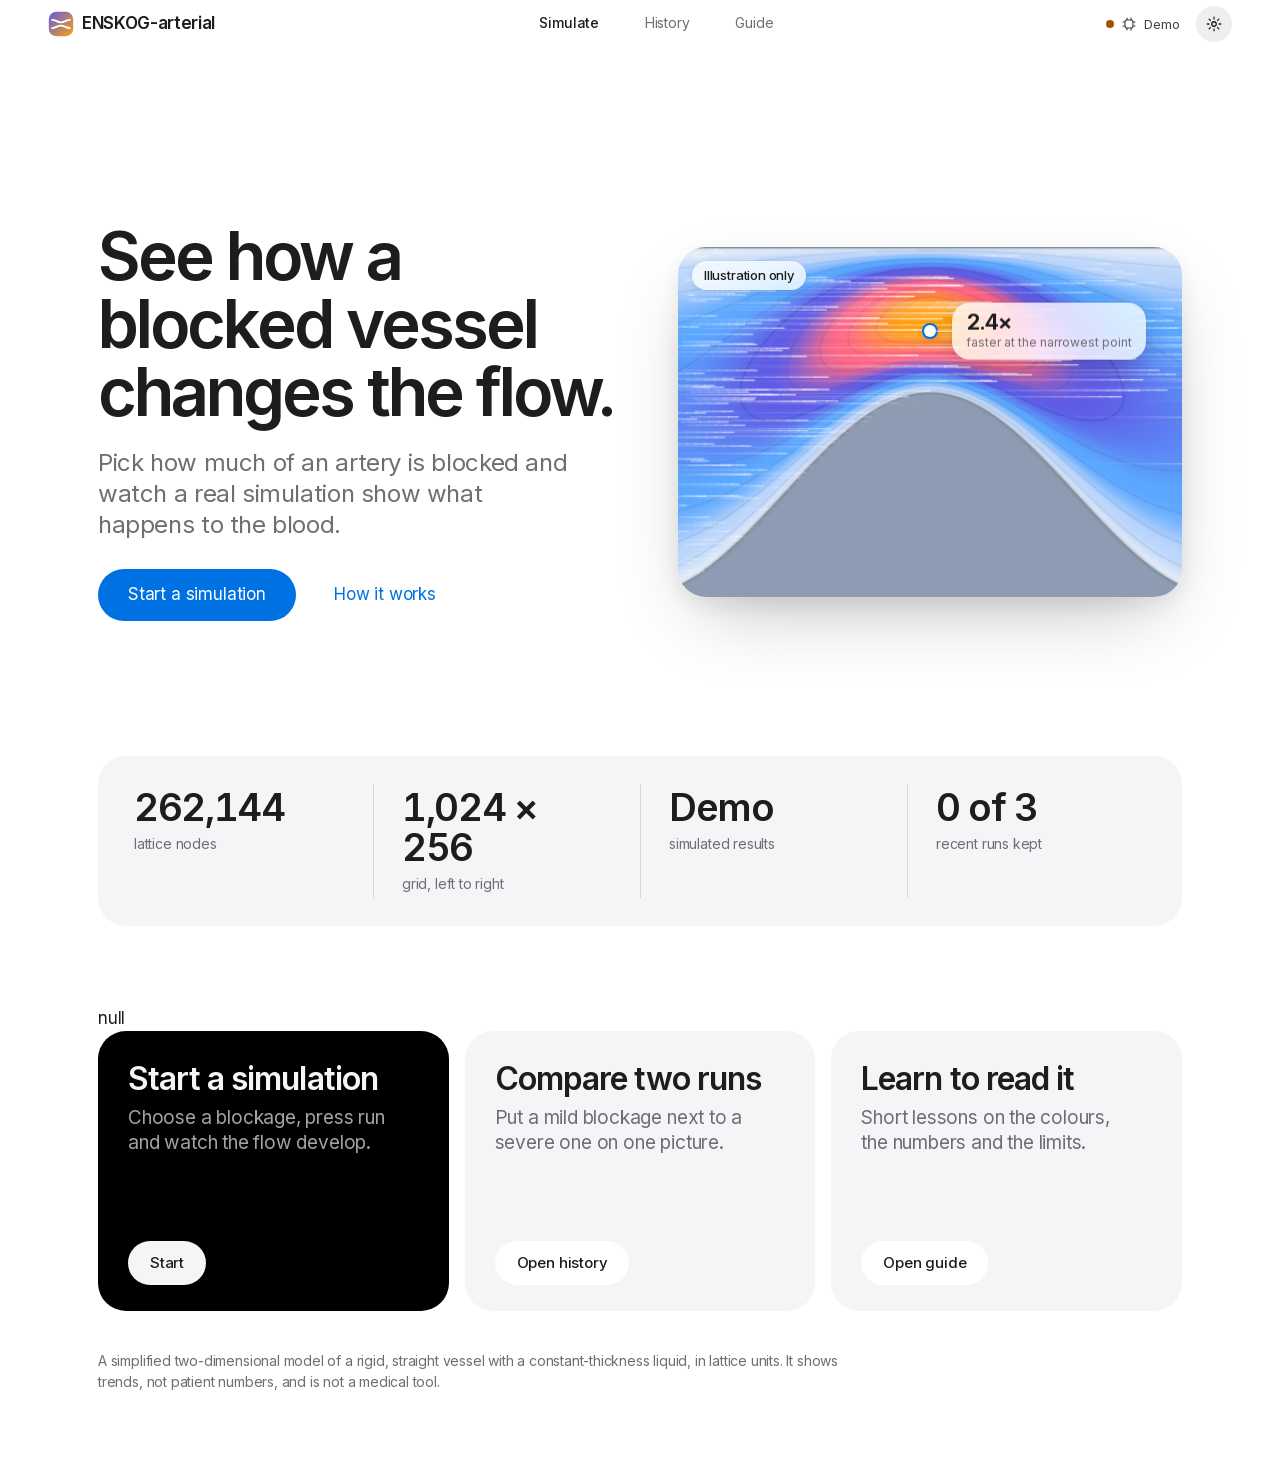
<file: web_v3/index.html>
<!doctype html>
<html lang="en">
<head>
<meta charset="utf-8">
<meta name="viewport" content="width=device-width, initial-scale=1, viewport-fit=cover">
<title>ENSKOG-arterial</title>
<meta name="description" content="See how a blocked blood vessel changes the way blood flows, with a real flow simulation that runs on your own computer. An educational model, not for medical use.">
<meta name="theme-color" content="#ffffff" media="(prefers-color-scheme: light)"><meta name="theme-color" content="#000000" media="(prefers-color-scheme: dark)">
<link rel="preload" href="fonts/inter-latin.woff2" as="font" type="font/woff2" crossorigin>
<link rel="stylesheet" href="css/app.css"><link rel="stylesheet" href="css/components.css"><link rel="stylesheet" href="css/screens.css">
<script>try { const t = JSON.parse(localStorage.getItem('vfl-theme-pref') || '"auto"'); const sys = matchMedia('(prefers-color-scheme: dark)').matches; document.documentElement.dataset.theme = t === 'light' || t === 'dark' ? t : (sys ? 'dark' : 'light'); const a = JSON.parse(localStorage.getItem('vfl-accent') || 'null'); if (a) { const d = document.documentElement.dataset.theme === 'dark'; document.documentElement.style.setProperty('--accent', d ? a.dark : a.light); document.documentElement.style.setProperty('--link', d ? a.dark : a.light); } } catch (_) {}</script>
</head>
<body>
<a class="skip-link" href="#main">Skip to content</a>
<header class="topbar" id="topbar"></header>
<main id="main" tabindex="-1"><div id="app"></div></main>
<nav class="tabbar" id="tabbar" aria-label="Main"></nav>
<div class="toasts" id="toasts" role="status" aria-live="polite"></div>
<script type="module" src="js/main.mjs"></script>
</body>
</html>
</file>
<file: web_v3/css/app.css>
/* app.css — tokens, reset, type, layout shell. Every colour, size and font is a token on :root.
   Design language: the HybriDock-Pep web app (Apple). White / true-black surfaces, system-gray groups, one blue accent,
   the system font set large and tight, hairlines instead of boxes, pill buttons. The flow is the product shot.
   The flow window reads --stage-* tokens as plain hex (the WebGL shader cannot read color-mix()). */
@font-face { font-family: "Inter"; src: url("../fonts/inter-latin.woff2") format("woff2"); font-weight: 100 900; font-style: normal; font-display: swap; }

:root {
  --accent: #0071e3; --accent-ink: #ffffff; --link: #0066cc;
  --accent-soft: color-mix(in srgb, var(--accent) 10%, transparent);
  --accent-line: color-mix(in srgb, var(--accent) 42%, transparent);

  --bg: #ffffff; --bg-2: #f5f5f7;
  --ink: #1d1d1f; --ink-2: #424245; --ink-3: #6e6e73;
  --line: rgba(0, 0, 0, .12); --line-strong: rgba(0, 0, 0, .24);
  --group: #f5f5f7; --group-hover: #ebebf0;
  --glass: rgba(255, 255, 255, .78);
  --field: rgba(118, 118, 128, .12); --field-on-group: #ffffff; --thumb: #ffffff;
  --shadow: 0 0 0 .5px rgba(0, 0, 0, .06), 0 12px 40px rgba(0, 0, 0, .14);
  --shadow-float: 0 30px 80px -24px rgba(0, 0, 0, .28), 0 8px 24px rgba(0, 0, 0, .08);
  --warn: #a35200; --danger: #d70015; --ok: #217a3a;
  --demo-bg: rgba(255, 149, 0, .16); --demo-ink: #8a4600;

  /* the flow window: plain hex, read by the shader (stops 0..5) and by the canvas layers */
  --stage-ground: #f5f5f7;
  --stage-wall: #8593a8;

  --font-sans: -apple-system, BlinkMacSystemFont, 'SF Pro Text', 'SF Pro Display', 'Inter', system-ui, 'Segoe UI', Roboto, sans-serif;
  --font-mono: ui-monospace, 'SF Mono', Menlo, Consolas, monospace;

  --r-sm: 8px; --r-md: 12px; --r-lg: 18px; --r-xl: 28px; --r-pill: 980px;
  --ease: cubic-bezier(.25, .1, .25, 1);
  --ease-sheet: cubic-bezier(.32, .72, 0, 1);
  --ease-out: cubic-bezier(.22, 1, .36, 1);   /* exponential ease-out: lands softly, no overshoot */
  --t-fast: 150ms; --t-med: 260ms;
  --gutter: clamp(20px, 5vw, 48px); --maxw: 1180px; --nav-h: 48px;
  color-scheme: light;
}
:root[data-theme='dark'] {
  color-scheme: dark;
  --bg: #000000; --bg-2: #0a0a0c;
  --ink: #f5f5f7; --ink-2: #d1d1d6; --ink-3: #98989f;
  --line: rgba(255, 255, 255, .16); --line-strong: rgba(255, 255, 255, .3);
  --group: #1c1c1e; --group-hover: #2c2c2e;
  --glass: rgba(29, 29, 31, .72);
  --field: rgba(118, 118, 128, .24); --field-on-group: #2c2c2e; --thumb: #636366;
  --shadow: 0 0 0 .5px rgba(255, 255, 255, .1), 0 16px 48px rgba(0, 0, 0, .7);
  --shadow-float: 0 30px 80px -24px rgba(0, 0, 0, .85), 0 8px 24px rgba(0, 0, 0, .6);
  --warn: #ffb340; --danger: #ff6961; --ok: #4cd964;
  --demo-bg: rgba(255, 179, 64, .18); --demo-ink: #ffcc80;
  --stage-ground: #1c1c1e; --stage-wall: #a4b2c7;
}
*, *::before, *::after { box-sizing: border-box; }
html { -webkit-text-size-adjust: 100%; scroll-behavior: smooth; }
[hidden] { display: none !important; }
body { margin: 0; min-height: 100vh; color: var(--ink); font: 400 17px/1.47 var(--font-sans); letter-spacing: -.011em; background: var(--bg); -webkit-font-smoothing: antialiased; transition: background-color var(--t-med) var(--ease), color var(--t-med) var(--ease); }
h1, h2, h3, h4, p, dl, dd { margin: 0; }
h1, h2, h3 { font-weight: 600; }
h1 { font-size: clamp(32px, 4.4vw, 48px); line-height: 1.08; letter-spacing: -.03em; }
h2 { font-size: clamp(24px, 2.6vw, 32px); line-height: 1.125; letter-spacing: -.024em; }
h3 { font-size: 21px; line-height: 1.19; letter-spacing: -.018em; }
.display { font-size: clamp(44px, 7vw, 84px); font-weight: 600; letter-spacing: -.045em; line-height: 1.02; text-wrap: balance; }
.lede { font-size: clamp(19px, 1.9vw, 24px); line-height: 1.3; letter-spacing: -.016em; color: var(--ink-3); max-width: 30ch; }
.small { font-size: 14px; } .muted { color: var(--ink-3); } .nums { font-variant-numeric: tabular-nums; }
.tech { display: block; font-size: 13px; color: var(--ink-3); letter-spacing: 0; line-height: 1.35; }
a { color: var(--link); text-decoration: none; } a:hover { text-decoration: underline; }
:focus-visible { outline: 3px solid var(--accent-line); outline-offset: 2px; border-radius: 8px; }
::selection { background: var(--accent-soft); }
* { scrollbar-width: thin; scrollbar-color: var(--line-strong) transparent; }
input, button, select { caret-color: var(--accent); }
.skip-link { position: fixed; left: 12px; top: -60px; z-index: 100; padding: 10px 18px; background: var(--accent); color: var(--accent-ink); border-radius: var(--r-pill); transition: top var(--t-fast) var(--ease); }
.skip-link:focus { top: 8px; }
#main:focus { outline: none; }
@media (prefers-reduced-motion: reduce) { *, *::before, *::after { animation-duration: .001ms !important; animation-iteration-count: 1 !important; transition-duration: .001ms !important; scroll-behavior: auto !important; } }

/* ---- navigation bar: a thin material; the blur only exists once content scrolls under it ---- */
.topbar { position: sticky; top: 0; z-index: 20; display: grid; grid-template-columns: auto minmax(0, 1fr) auto; align-items: center; gap: 16px; height: var(--nav-h); padding: 0 var(--gutter); background: var(--bg); border-bottom: 1px solid transparent; transition: border-color var(--t-med) var(--ease), background-color var(--t-med) var(--ease); }
.topbar.scrolled { background: color-mix(in srgb, var(--bg) 78%, transparent); -webkit-backdrop-filter: saturate(180%) blur(20px); backdrop-filter: saturate(180%) blur(20px); border-bottom-color: var(--line); }
.brand { justify-self: start; display: inline-flex; align-items: center; gap: 8px; font: 600 17px/1 var(--font-sans); letter-spacing: -.02em; color: var(--ink); white-space: nowrap; padding: 8px 4px; margin-left: -4px; border-radius: 8px; }
.brand:hover { text-decoration: none; }
.brand svg { width: 26px; height: 26px; }
.nav-links { justify-self: center; display: flex; align-items: center; gap: clamp(4px, 2vw, 28px); }
.nav-links a { display: inline-flex; align-items: center; min-height: 36px; padding: 0 10px; font-size: 14px; letter-spacing: -.01em; color: var(--ink-3); border-radius: 8px; transition: color var(--t-fast) var(--ease); }
.nav-links a:hover { color: var(--ink); text-decoration: none; }
.nav-links a[aria-current='page'] { color: var(--ink); font-weight: 500; }
.topbar-actions { justify-self: end; display: flex; align-items: center; gap: 4px; position: relative; }
.tabbar { display: none; }
@media (max-width: 900px) {
  .topbar { grid-template-columns: 1fr auto; } .topbar .nav-links { display: none; }
  .tabbar { position: fixed; left: 0; right: 0; bottom: 0; z-index: 25; display: flex; justify-content: space-around; padding: 6px 12px calc(6px + env(safe-area-inset-bottom)); background: color-mix(in srgb, var(--bg) 82%, transparent); -webkit-backdrop-filter: saturate(180%) blur(20px); backdrop-filter: saturate(180%) blur(20px); border-top: 1px solid var(--line); }
  .tabbar a { flex: 1; display: flex; flex-direction: column; align-items: center; justify-content: center; gap: 2px; min-height: 48px; font-size: 11px; font-weight: 500; letter-spacing: 0; color: var(--ink-3); border-radius: 10px; }
  .tabbar a:hover { text-decoration: none; } .tabbar a[aria-current='page'] { color: var(--accent); } .tabbar a svg { width: 24px; height: 24px; }
  main { padding-bottom: 64px; }
  .screen { padding-bottom: 120px; }
}
@media (max-width: 520px) { .brand span { display: none; } }

.screen { width: min(100%, var(--maxw)); margin: 0 auto; padding: clamp(24px, 4vw, 48px) var(--gutter) 80px; animation: screen-in var(--t-med) var(--ease) both; }
@keyframes screen-in { from { opacity: 0; transform: translateY(6px); } to { opacity: 1; transform: none; } }
.split { display: grid; grid-template-columns: minmax(0, 1fr) minmax(340px, 440px); gap: clamp(24px, 5vw, 72px); align-items: start; }
.split > .stage-slot { position: sticky; top: calc(var(--nav-h) + 24px); }
.stack { display: flex; flex-direction: column; gap: 28px; }
.row { display: flex; gap: 12px; flex-wrap: wrap; align-items: center; }
.row.between { justify-content: space-between; }
@media (max-width: 900px) { .split { grid-template-columns: minmax(0, 1fr); gap: 20px; } .split > .stage-slot { position: relative; top: auto; } }
</file>
<file: web_v3/css/components.css>
/* components.css — buttons, groups, fields, switches, segmented controls, lists, steps, popovers, dialogs, toasts. */
.btn { display: inline-flex; align-items: center; justify-content: center; gap: 6px; min-height: 44px; padding: 0 22px; font: 500 15px/1 var(--font-sans); letter-spacing: -.01em; color: var(--ink); background: var(--field); border: 0; border-radius: var(--r-pill); cursor: pointer; white-space: nowrap; transition: background var(--t-fast) var(--ease), opacity var(--t-fast) var(--ease), transform var(--t-fast) var(--ease); }
.btn:hover { background: color-mix(in srgb, var(--field) 55%, var(--line-strong)); text-decoration: none; }
.btn:active { transform: scale(.97); }
.btn:disabled, .btn[aria-disabled='true'] { opacity: .4; cursor: not-allowed; transform: none; }
.btn.primary { background: var(--accent); color: var(--accent-ink); }
.btn.primary:hover { background: var(--accent); filter: brightness(1.1); }
.btn.ghost { background: transparent; color: var(--link); padding-inline: 12px; } .btn.ghost:hover { background: transparent; text-decoration: underline; }
.btn.lg { min-height: 52px; padding: 0 30px; font-size: 17px; font-weight: 400; }
.btn.sm { min-height: 34px; padding: 0 16px; font-size: 14px; }
.btn.icon { width: 36px; min-height: 36px; padding: 0; border-radius: 50%; }
.btn.danger { color: var(--danger); }
.btn svg { flex: none; width: 18px; height: 18px; }
.btn.block { width: 100%; }
.card { background: var(--group); border-radius: var(--r-md); }
.glass { background: var(--glass); -webkit-backdrop-filter: saturate(180%) blur(24px); backdrop-filter: saturate(180%) blur(24px); border-radius: var(--r-lg); box-shadow: var(--shadow); }

.chip { display: inline-flex; align-items: center; gap: 7px; padding: 5px 12px; font-size: 13px; color: var(--ink-2); background: none; border: 0; border-radius: var(--r-pill); font-family: inherit; white-space: nowrap; }
button.chip { cursor: pointer; transition: background var(--t-fast) var(--ease), color var(--t-fast) var(--ease); }
button.chip:hover { color: var(--ink); background: var(--field); }
.dot { width: 8px; height: 8px; border-radius: 50%; background: var(--ink-3); flex: none; }
.dot.ok { background: var(--ok); } .dot.warn { background: var(--warn); } .dot.critical { background: var(--danger); }
.badge-demo { display: inline-flex; padding: 2px 10px; font-size: 12px; font-weight: 600; color: var(--demo-ink); background: var(--demo-bg); border-radius: var(--r-pill); }
.run-pill { display: inline-flex; align-items: center; gap: 8px; padding: 6px 14px 6px 10px; font-size: 13px; font-weight: 500; color: var(--accent-ink); background: var(--accent); border-radius: var(--r-pill); animation: screen-in var(--t-med) var(--ease-out); }
.run-pill:hover { text-decoration: none; filter: brightness(1.1); }
.run-pill i { width: 8px; height: 8px; border-radius: 50%; background: #fff; }

.seg { display: inline-flex; padding: 2px; background: var(--field); border-radius: 9px; }
.seg button { min-height: 28px; padding: 0 14px; font: 500 13px/1 var(--font-sans); color: var(--ink); background: transparent; border: 0; border-radius: 7px; cursor: pointer; transition: background var(--t-fast) var(--ease), box-shadow var(--t-fast) var(--ease); }
.seg button[aria-checked='true'] { background: var(--thumb); box-shadow: 0 0 0 .5px rgba(0, 0, 0, .04), 0 3px 8px rgba(0, 0, 0, .12), 0 1px 1px rgba(0, 0, 0, .08); }
.seg.full { display: flex; } .seg.full button { flex: 1; min-height: 36px; font-size: 15px; }

input[type='range'] { -webkit-appearance: none; appearance: none; width: 100%; height: 32px; background: transparent; margin: 0; --p: 50%; cursor: pointer; }
input[type='range']::-webkit-slider-runnable-track { height: 6px; border-radius: 3px; background: linear-gradient(90deg, var(--accent) var(--p), var(--field) var(--p)); }
input[type='range']::-moz-range-track { height: 6px; border-radius: 3px; background: var(--field); }
input[type='range']::-moz-range-progress { height: 6px; border-radius: 3px; background: var(--accent); }
input[type='range']::-webkit-slider-thumb { -webkit-appearance: none; width: 28px; height: 28px; margin-top: -11px; border-radius: 50%; background: #fff; box-shadow: 0 0 0 .5px rgba(0, 0, 0, .06), 0 3px 8px rgba(0, 0, 0, .2), 0 1px 1px rgba(0, 0, 0, .1); transition: transform var(--t-fast) var(--ease-out); }
input[type='range']::-moz-range-thumb { width: 28px; height: 28px; border: 0; border-radius: 50%; background: #fff; box-shadow: 0 3px 8px rgba(0, 0, 0, .2); }
input[type='range']:active::-webkit-slider-thumb { transform: scale(1.12); }

.field-label { display: block; font-weight: 600; font-size: 15px; margin-bottom: 8px; letter-spacing: -.01em; }
.field { width: 100%; min-height: 48px; padding: 12px 16px; font: 400 17px/1.3 var(--font-sans); letter-spacing: -.011em; color: var(--ink); background: var(--field); border: 1px solid transparent; border-radius: var(--r-md); transition: border-color var(--t-fast) var(--ease), box-shadow var(--t-fast) var(--ease), background var(--t-fast) var(--ease); }
.field:focus { outline: none; border-color: var(--accent); background-color: var(--bg); box-shadow: 0 0 0 4px var(--accent-soft); }
input[type='checkbox'].switch { appearance: none; -webkit-appearance: none; flex: none; position: relative; width: 51px; height: 31px; margin: 0; cursor: pointer; background: var(--line-strong); border-radius: 31px; transition: background var(--t-fast) var(--ease); }
input[type='checkbox'].switch::before { content: ''; position: absolute; left: 2px; top: 2px; width: 27px; height: 27px; border-radius: 50%; background: #fff; box-shadow: 0 3px 8px rgba(0, 0, 0, .15), 0 1px 1px rgba(0, 0, 0, .16); transition: transform var(--t-fast) var(--ease-sheet); }
input[type='checkbox'].switch:checked { background: var(--accent); } input[type='checkbox'].switch:checked::before { transform: translateX(20px); }
input[type='checkbox'].tick { appearance: none; -webkit-appearance: none; flex: none; width: 24px; height: 24px; margin: 0; cursor: pointer; border-radius: 50%; border: 2px solid var(--line-strong); background: transparent; transition: background var(--t-fast) var(--ease), border-color var(--t-fast) var(--ease); position: relative; }
input[type='checkbox'].tick:checked { background: var(--accent); border-color: var(--accent); }
input[type='checkbox'].tick:checked::after { content: ''; position: absolute; left: 7px; top: 3px; width: 5px; height: 10px; border: solid var(--accent-ink); border-width: 0 2px 2px 0; transform: rotate(45deg); }

.msg { display: flex; gap: 8px; font-size: 15px; align-items: flex-start; } .msg.warn { color: var(--warn); } .msg.bad { color: var(--danger); } .msg.ok { color: var(--ok); }
.notice { padding: 14px 16px; border-radius: var(--r-md); background: var(--group); font-size: 15px; line-height: 1.4; }
.notice.warn { background: color-mix(in srgb, var(--warn) 12%, var(--group)); } .notice.bad { background: color-mix(in srgb, var(--danger) 10%, var(--group)); } .notice.ok { background: color-mix(in srgb, var(--ok) 10%, var(--group)); }
.notice b { font-weight: 600; }

.steps { display: flex; gap: 6px; list-style: none; margin: 0 0 clamp(20px, 3vw, 32px); padding: 0; }
.steps li { flex: 1; display: flex; flex-direction: column; gap: 8px; font-size: 13px; color: var(--ink-3); }
.steps li::before { content: ''; height: 4px; border-radius: 2px; background: var(--field); transition: background var(--t-med) var(--ease); }
.steps li.done::before { background: color-mix(in srgb, var(--accent) 45%, transparent); }
.steps li[aria-current='step'] { color: var(--ink); font-weight: 600; } .steps li[aria-current='step']::before { background: var(--accent); }

.group { background: var(--group); border-radius: var(--r-md); overflow: hidden; }
.group > * + * { border-top: 1px solid var(--line); }
.row-item { display: flex; align-items: center; justify-content: space-between; gap: 16px; padding: 14px 16px; min-height: 52px; }
.row-item .name { font-weight: 500; font-size: 16px; } .row-item .tech { margin-top: 1px; }
.row-item .val { font-variant-numeric: tabular-nums; color: var(--ink-3); text-align: right; }
.choice-list .choice { position: relative; display: flex; align-items: center; justify-content: space-between; gap: 12px; width: 100%; text-align: left; padding: 14px 16px; font: 500 16px/1.25 var(--font-sans); letter-spacing: -.01em; color: var(--ink); background: none; border: 0; cursor: pointer; transition: background var(--t-fast) var(--ease); }
.choice-list .choice + .choice::before { content: ''; position: absolute; top: 0; left: 16px; right: 0; height: 1px; background: var(--line); }
.choice-list .choice:hover { background: var(--group-hover); }
.choice-list .choice small { display: block; font: 400 13px/1.35 var(--font-sans); color: var(--ink-3); margin-top: 2px; }
.choice-list .choice .t { flex: none; font: 400 14px var(--font-sans); color: var(--ink-3); font-variant-numeric: tabular-nums; }
.choice-list .choice[aria-checked='true'] { color: var(--link); }
.choice-list .choice[aria-checked='true'] .t::after { content: ''; display: inline-block; width: 6px; height: 12px; margin-left: 12px; border: solid var(--accent); border-width: 0 2px 2px 0; transform: translateY(-2px) rotate(45deg); }
.summary { display: grid; grid-template-columns: auto 1fr; background: var(--group); border-radius: var(--r-md); font-size: 16px; }
.summary dt, .summary dd { padding: 12px 0; border-top: 1px solid var(--line); }
.summary dt:first-of-type, .summary dd:first-of-type { border-top: 0; }
.summary dt { color: var(--ink-3); padding-left: 16px; padding-right: 24px; } .summary dd { margin: 0; font-weight: 500; padding-right: 16px; text-align: right; font-variant-numeric: tabular-nums; }

details.adv { background: var(--group); border-radius: var(--r-md); overflow: hidden; }
details.adv > summary { cursor: pointer; font-weight: 500; font-size: 16px; padding: 14px 16px; list-style: none; display: flex; justify-content: space-between; align-items: center; }
details.adv > summary::-webkit-details-marker { display: none; }
details.adv > summary::after { content: ''; flex: none; width: 7px; height: 7px; margin-right: 3px; border: solid var(--ink-3); border-width: 0 2px 2px 0; transform: rotate(45deg); transition: transform var(--t-fast) var(--ease); }
details.adv[open] > summary::after { transform: rotate(-135deg); }
details.adv .set { display: grid; grid-template-columns: minmax(0, 1fr) 150px; gap: 4px 16px; align-items: center; padding: 12px 16px; border-top: 1px solid var(--line); }
details.adv .set > label { font-weight: 500; font-size: 16px; } details.adv .set .field { min-height: 36px; padding: 6px 12px; font-size: 15px; background-color: var(--field-on-group); border-radius: 9px; text-align: right; font-variant-numeric: tabular-nums; box-shadow: inset 0 0 0 1px var(--line); }
details.adv .set .field::placeholder { color: var(--ink-3); }
details.adv .set .tech { grid-column: 1 / -1; }
details.adv .pad { padding: 12px 16px; border-top: 1px solid var(--line); display: grid; gap: 8px; }

.pop { position: absolute; top: calc(100% + 8px); right: 0; z-index: 40; width: min(320px, calc(100vw - 24px)); padding: 16px; animation: screen-in var(--t-med) var(--ease-sheet); display: grid; gap: 14px; }
.pop h4 { font-size: 15px; font-weight: 600; margin-bottom: 4px; }
.swatches { display: flex; gap: 10px; }
.swatches button { width: 28px; height: 28px; border-radius: 50%; border: 0; cursor: pointer; box-shadow: inset 0 0 0 1px rgba(0, 0, 0, .1); transition: transform var(--t-fast) var(--ease-out); }
.swatches button[aria-checked='true'] { box-shadow: 0 0 0 2px var(--bg), 0 0 0 4px var(--accent); } .swatches button:hover { transform: scale(1.12); }
.meter { height: 6px; border-radius: 3px; background: var(--field); overflow: hidden; } .meter i { display: block; height: 100%; background: var(--ok); border-radius: 3px; transition: width .4s var(--ease), background .3s; }
.meter.warn i { background: var(--warn); } .meter.critical i { background: var(--danger); }

dialog { color: var(--ink); border: 0; padding: 0; background: color-mix(in srgb, var(--bg) 94%, transparent); -webkit-backdrop-filter: saturate(180%) blur(30px); backdrop-filter: saturate(180%) blur(30px); box-shadow: var(--shadow); }
dialog::backdrop { background: rgba(0, 0, 0, .32); -webkit-backdrop-filter: blur(2px); backdrop-filter: blur(2px); }
dialog.modal { width: min(620px, calc(100vw - 32px)); max-height: calc(100vh - 48px); border-radius: var(--r-lg); margin: auto; animation: screen-in var(--t-med) var(--ease-sheet); }
.dialog-head { display: flex; justify-content: space-between; align-items: center; padding: 20px 24px 8px; } .dialog-head h2 { font-size: 24px; }
.dialog-body { padding: 8px 24px 28px; overflow-y: auto; max-height: calc(100vh - 140px); display: grid; gap: 12px; }
.toasts { position: fixed; z-index: 60; left: 50%; bottom: 28px; transform: translateX(-50%); display: flex; flex-direction: column; gap: 8px; align-items: center; pointer-events: none; }
.toast { padding: 12px 20px; font-size: 15px; background: color-mix(in srgb, var(--ink) 92%, transparent); color: var(--bg); border-radius: var(--r-pill); box-shadow: var(--shadow); animation: screen-in var(--t-med) var(--ease); }
canvas.spark { width: 100%; height: 64px; display: block; }
</file>
<file: web_v3/css/screens.css>
/* screens.css — the flow window, callouts, and the layout of each screen. */

/* ---------- the flow window ---------- */
.stage { position: relative; width: 100%; border-radius: var(--r-xl); overflow: hidden; background: var(--stage-ground); isolation: isolate; }
.stage canvas { position: absolute; inset: 0; width: 100%; height: 100%; display: block; }
.stage .callouts { position: absolute; inset: 0; pointer-events: none; }
.stage.float { box-shadow: var(--shadow-float); transform: perspective(1400px) rotateX(var(--rx, 0deg)) rotateY(var(--ry, 0deg)); animation: drift 9s ease-in-out infinite; will-change: transform; }
@keyframes drift { 0%, 100% { translate: 0 0; } 50% { translate: 0 -10px; } }
.stage .veil { position: absolute; inset: 0; display: grid; place-items: center; text-align: center; padding: 20px; background: color-mix(in srgb, var(--stage-ground) 70%, transparent); -webkit-backdrop-filter: blur(10px); backdrop-filter: blur(10px); }
.stage .veil b { display: block; font-size: 22px; letter-spacing: -.02em; font-weight: 600; }
.stage .corner { position: absolute; top: 14px; left: 14px; display: flex; gap: 8px; align-items: center; }
.stage .corner.r { left: auto; right: 14px; }
.tagpill { padding: 5px 12px; font-size: 13px; font-weight: 500; color: var(--ink); background: var(--glass); -webkit-backdrop-filter: saturate(180%) blur(16px); backdrop-filter: saturate(180%) blur(16px); border-radius: var(--r-pill); box-shadow: 0 0 0 .5px rgba(0, 0, 0, .06), 0 2px 10px rgba(0, 0, 0, .08); }
.callout { position: absolute; width: 0; height: 0; }
.callout .pin { position: absolute; left: -6px; top: -6px; width: 12px; height: 12px; border-radius: 50%; background: #fff; box-shadow: 0 0 0 2px var(--accent), 0 2px 8px rgba(0, 0, 0, .3); }
.callout .pin::after { content: ''; position: absolute; inset: -6px; border-radius: 50%; border: 2px solid #fff; opacity: .0; animation: ring 2.4s var(--ease) infinite; }
@keyframes ring { 0% { transform: scale(.6); opacity: .8; } 100% { transform: scale(1.9); opacity: 0; } }
.callout .pill { position: absolute; left: 22px; top: 0; transform: translateY(calc(-50% + var(--dy, 0px))); padding: 7px 14px 8px; border-radius: 18px; white-space: nowrap; background: var(--glass); -webkit-backdrop-filter: saturate(180%) blur(18px); backdrop-filter: saturate(180%) blur(18px); box-shadow: 0 0 0 .5px rgba(0, 0, 0, .08), 0 8px 24px rgba(0, 0, 0, .18); }
.callout .pill::before { content: ''; position: absolute; right: 100%; top: 50%; width: 16px; height: 1px; background: rgba(255, 255, 255, .85); }
.callout.flip .pill { left: auto; right: 22px; } .callout.flip .pill::before { right: auto; left: 100%; }
.callout .pill b { display: block; font-size: 22px; line-height: 1.1; font-weight: 650; letter-spacing: -.03em; font-variant-numeric: tabular-nums; }
.callout .pill span { display: block; font-size: 12px; color: var(--ink-3); letter-spacing: 0; }
.callout.pop .pill { animation: pill-in 520ms var(--ease-out) both; animation-delay: var(--d, 0ms); }
.callout.pop .pin { animation: pin-in 360ms var(--ease-out) both; animation-delay: var(--d, 0ms); }
@keyframes pill-in { from { opacity: 0; transform: translateY(calc(-50% + var(--dy, 0px))) scale(.7); } to { opacity: 1; } }
@keyframes pin-in { from { opacity: 0; transform: scale(0); } to { opacity: 1; } }
.stage-slot { position: relative; }
.stage-slot .legend { display: flex; align-items: center; gap: 12px; margin-top: 14px; font-size: 13px; color: var(--ink-3); }
.legend .bar { flex: 1; height: 8px; border-radius: 4px; background: linear-gradient(90deg, #e8eef7, #bcd6fb, #5aa7ff, #5e5ce6, #ff6482, #ff9f0a); }
:root[data-theme='dark'] .legend .bar { background: linear-gradient(90deg, #1b2433, #173f78, #0a84ff, #7d7aff, #ff6482, #ff9f0a); }

/* ---------- Home ---------- */
.hero-card { display: grid; grid-template-columns: minmax(0, 1.05fr) minmax(0, 1fr); align-items: center; gap: clamp(16px, 4vw, 56px); min-height: clamp(440px, calc(100vh - var(--nav-h) - 200px), 680px); }
.hero-copy { display: flex; flex-direction: column; gap: 20px; align-items: flex-start; padding-block: 24px; }
.hero-copy .display { font-size: clamp(40px, 5.2vw, 68px); }
.hero-copy .lede { max-width: 32ch; } .hero-copy .row { gap: 8px; margin-top: 8px; }
.hero-in > * { animation: rise 700ms var(--ease-sheet) both; } .hero-in > :nth-child(2) { animation-delay: 90ms; } .hero-in > :nth-child(3) { animation-delay: 180ms; }
@keyframes rise { from { opacity: 0; transform: translateY(18px); } to { opacity: 1; transform: none; } }
.hero-stage { animation: settle 900ms var(--ease-sheet) both 120ms; }
@keyframes settle { from { opacity: 0; transform: scale(.94) translateY(24px); } to { opacity: 1; transform: none; } }
@media (max-width: 900px) { .hero-card { grid-template-columns: 1fr; min-height: 0; } .hero-stage { order: -1; } }
.facts { display: grid; grid-template-columns: repeat(4, minmax(0, 1fr)); margin: 8px 0 clamp(44px, 7vw, 80px); padding: 28px 8px; border-radius: 28px; background: var(--group); }
.fact { padding: 4px 28px; display: flex; flex-direction: column; gap: 6px; } .fact + .fact { border-left: 1px solid var(--line); }
.fact .value { font: 600 clamp(26px, 3.2vw, 38px)/1.05 var(--font-sans); letter-spacing: -.035em; font-variant-numeric: tabular-nums; order: 1; } .fact .label { font-size: 14px; color: var(--ink-3); order: 2; }
@media (max-width: 760px) { .facts { grid-template-columns: repeat(2, minmax(0, 1fr)); } .fact:nth-child(3) { border-left: 0; } .fact:nth-child(n+3) { margin-top: 20px; } }
.section-head { display: flex; align-items: baseline; gap: 14px; margin: 0 0 16px; } .section-head h2 { font-size: clamp(26px, 3vw, 38px); letter-spacing: -.03em; } .section-head .btn { margin-left: auto; }
.recent { margin-bottom: clamp(40px, 6vw, 72px); }
.recent-item { display: grid; grid-template-columns: 112px minmax(0, 1fr) auto; gap: 16px; align-items: center; padding: 12px 20px 12px 12px; transition: background var(--t-fast) var(--ease); }
.recent-item:hover { background: var(--group-hover); text-decoration: none; }
.recent-item img { width: 112px; height: 28px; border-radius: 8px; display: block; object-fit: cover; background: var(--field); }
.recent-item .name { font-weight: 500; color: var(--ink); } .recent-item .when { font-size: 14px; color: var(--ink-3); }
.recent-item .val { font: 600 24px/1 var(--font-sans); letter-spacing: -.03em; color: var(--ink); text-align: right; font-variant-numeric: tabular-nums; } .recent-item .val small { display: block; margin-top: 4px; font: 400 12px var(--font-sans); letter-spacing: 0; color: var(--ink-3); }
.start-row { display: grid; grid-template-columns: repeat(3, minmax(0, 1fr)); gap: 16px; }
.start-card { display: flex; flex-direction: column; align-items: flex-start; gap: 8px; min-height: 280px; padding: 30px 30px 26px; border-radius: 28px; background: var(--group); text-align: left; color: var(--ink); transition: transform var(--t-med) var(--ease); }
.start-card:hover { transform: scale(1.012); text-decoration: none; }
.start-card.dark { background: #000; color: #f5f5f7; } :root[data-theme='dark'] .start-card.dark { background: #1d1d1f; }
.start-card h3 { font-size: clamp(24px, 2.6vw, 32px); line-height: 1.1; letter-spacing: -.03em; }
.start-card p { color: var(--ink-3); font-size: 19px; line-height: 1.32; max-width: 22ch; } .start-card.dark p { color: #a1a1a6; }
.start-card .go { margin-top: auto; display: inline-flex; align-items: center; justify-content: center; min-height: 44px; padding: 0 22px; border-radius: var(--r-pill); background: var(--bg); color: var(--ink); font-weight: 500; font-size: 15px; }
.start-card.dark .go { background: #f5f5f7; color: #1d1d1f; }
@media (max-width: 860px) { .start-row { grid-template-columns: 1fr; } .start-card { min-height: 0; padding: 24px; } .start-card .go { margin-top: 16px; } }

/* ---------- Setup (wizard) ---------- */
.panel-title { font: 600 clamp(28px, 3.2vw, 36px)/1.1 var(--font-sans); letter-spacing: -.03em; margin-bottom: 20px; }
.panel { display: flex; flex-direction: column; gap: 22px; animation: slide-in 380ms var(--ease-sheet) both; }
.panel.back { animation-name: slide-back; }
@keyframes slide-in { from { opacity: 0; transform: translateX(28px); } to { opacity: 1; transform: none; } }
@keyframes slide-back { from { opacity: 0; transform: translateX(-28px); } to { opacity: 1; transform: none; } }
.bigval { display: flex; align-items: baseline; justify-content: space-between; gap: 12px; }
.bigval .n { font: 600 clamp(44px, 6vw, 64px)/1 var(--font-sans); letter-spacing: -.045em; font-variant-numeric: tabular-nums; }
.bigval .w { font-size: 17px; color: var(--ink-3); }
.panel-foot { display: flex; gap: 12px; justify-content: space-between; align-items: center; margin-top: 4px; }
.stage-bar { display: flex; align-items: center; justify-content: space-between; gap: 12px; flex-wrap: wrap; margin-top: 12px; }
.stage-phase { font-size: 15px; font-weight: 600; letter-spacing: -.01em; }

/* ---------- Running ---------- */
.running { display: flex; flex-direction: column; align-items: center; gap: 24px; }
.run-stage { width: 100%; }
.run-panel { width: min(100%, 720px); display: flex; flex-direction: column; gap: 28px; }
.run-panel h1 { font-size: clamp(30px, 4vw, 42px); }
.banners { display: grid; gap: 10px; }
.run-panel > :empty { display: none; }
.run-stage .stage-bar { width: min(100%, 720px); margin-inline: auto; }          /* the bar lines up with the text column below the window */
.track { display: grid; grid-template-columns: repeat(4, 1fr); gap: 12px; list-style: none; padding: 0; margin: 0; }
.track li { position: relative; display: flex; flex-direction: column; gap: 2px; padding-top: 28px; font-size: 15px; font-weight: 500; color: var(--ink-3); }
.track li::before { content: ''; position: absolute; left: 0; top: 0; width: 20px; height: 20px; border-radius: 50%; background: var(--field); transition: background var(--t-med) var(--ease), box-shadow var(--t-med) var(--ease); }
.track li.done { color: var(--ink); } .track li.done::before { background: var(--accent); }
.track li.done::after { content: ''; position: absolute; left: 7px; top: 4px; width: 5px; height: 9px; border: solid var(--accent-ink); border-width: 0 2px 2px 0; transform: rotate(45deg); }
.track li.active { color: var(--ink); } .track li.active::before { background: var(--bg); box-shadow: 0 0 0 2px var(--accent) inset; animation: pulse 1.8s var(--ease) infinite; }
@keyframes pulse { 50% { box-shadow: 0 0 0 2px var(--accent) inset, 0 0 0 5px var(--accent-soft); } }
.bar { height: 4px; border-radius: 4px; background: var(--field); overflow: hidden; } .bar > i { display: block; height: 100%; width: 0; background: var(--accent); border-radius: 4px; transition: width 400ms var(--ease); }
.run-meta { display: flex; justify-content: space-between; align-items: flex-end; gap: 16px; flex-wrap: wrap; }
.run-meta .times { display: flex; gap: 40px; font-variant-numeric: tabular-nums; } .run-meta .times b { display: block; margin-top: 2px; font-size: 28px; font-weight: 600; letter-spacing: -.03em; }
@media (max-width: 640px) { .track { grid-template-columns: repeat(2, 1fr); row-gap: 20px; } }
.sparks { display: grid; grid-template-columns: 1fr 1fr; gap: 12px; } .sparks .card { padding: 14px 16px; } @media (max-width: 640px) { .sparks { grid-template-columns: 1fr; } }

/* ---------- Summary ---------- */
.result-head { display: flex; justify-content: space-between; align-items: center; gap: 10px; }
.result-row { display: grid; grid-template-columns: minmax(96px, auto) minmax(0, 1fr); gap: 4px 20px; align-items: baseline; padding: 18px 20px; }
.result-row .big { font: 600 clamp(38px, 4.4vw, 52px)/1 var(--font-sans); letter-spacing: -.04em; font-variant-numeric: tabular-nums; }
.result-row p { color: var(--ink-2); font-size: 16px; line-height: 1.4; text-wrap: pretty; }
.result-row .tag { grid-column: 2; font-size: 12px; color: var(--ink-3); }
.verdict { display: flex; gap: 10px; align-items: flex-start; }

/* ---------- History & Compare ---------- */
.hist-row { display: grid; grid-template-columns: 28px 160px minmax(0, 1fr) auto; gap: 16px; align-items: center; padding: 12px 20px 12px 16px; }
.hist-row img { width: 160px; height: 40px; border-radius: 10px; object-fit: cover; display: block; background: var(--field); }
.hist-row .name { font-weight: 500; } .hist-row .when { font-size: 14px; color: var(--ink-3); } .hist-row .acts { display: flex; gap: 4px; align-items: center; }
@media (max-width: 720px) { .hist-row { grid-template-columns: 28px minmax(0, 1fr) auto; } .hist-row img { display: none; } }
.cmp-wrap { position: relative; }
.cmp-wrap .stage + .stage { position: absolute; inset: 0; clip-path: inset(0 0 0 var(--cut, 50%)); }
.cmp-handle { position: absolute; top: 0; bottom: 0; left: var(--cut, 50%); width: 2px; margin-left: -1px; background: #fff; box-shadow: 0 0 12px rgba(0, 0, 0, .3); pointer-events: none; z-index: 3; }
.cmp-handle::after { content: ''; position: absolute; top: 50%; left: 50%; width: 44px; height: 44px; margin: -22px 0 0 -22px; border-radius: 50%; background: #fff; box-shadow: 0 4px 16px rgba(0, 0, 0, .3); }
.cmp-handle::before { content: '‹ ›'; position: absolute; top: 50%; left: 50%; transform: translate(-50%, -52%); z-index: 1; color: #1d1d1f; font-size: 15px; font-weight: 600; letter-spacing: 3px; white-space: nowrap; }
.cmp-table { grid-template-columns: auto 1fr 1fr; } .cmp-table dd { text-align: right; }
.cmp-table > :nth-child(-n+3) { border-top: 0; }

/* ---------- Guide ---------- */
.lessons { display: grid; grid-template-columns: repeat(3, minmax(0, 1fr)); gap: 16px; }
.lesson { display: flex; flex-direction: column; gap: 8px; min-height: 200px; padding: 26px; border-radius: 24px; background: var(--group); text-align: left; color: var(--ink); border: 0; cursor: pointer; font: inherit; transition: transform var(--t-med) var(--ease); }
.lesson:hover { transform: scale(1.012); } .lesson h3 { font-size: 22px; letter-spacing: -.025em; } .lesson p { color: var(--ink-3); font-size: 16px; line-height: 1.4; } .lesson .more { margin-top: auto; color: var(--link); font-size: 15px; }
.stepcard { padding: 16px 18px; border-radius: var(--r-md); background: var(--group); font-size: 16px; line-height: 1.45; text-wrap: pretty; } .stepcard b { display: block; margin-bottom: 4px; font-weight: 600; }
@media (max-width: 900px) { .lessons { grid-template-columns: 1fr 1fr; } } @media (max-width: 560px) { .lessons { grid-template-columns: 1fr; } }
.swatch-demo { height: 14px; border-radius: 7px; background: linear-gradient(90deg, #e8eef7, #bcd6fb, #5aa7ff, #5e5ce6, #ff6482, #ff9f0a); }
:root[data-theme='dark'] .swatch-demo { background: linear-gradient(90deg, #1b2433, #173f78, #0a84ff, #7d7aff, #ff6482, #ff9f0a); }

/* compact callouts: a small pin and the figure only, so nothing sits on the flow; the label opens on hover or focus */
.callout.compact .pin { left: -5px; top: -5px; width: 10px; height: 10px; }
.callout.compact .pill { padding: 3px 10px 4px; border-radius: 14px; left: 16px; pointer-events: auto; cursor: default; }
.callout.compact.flip .pill { left: auto; right: 16px; }
.callout.compact .pill::before { width: 10px; }
.callout.compact .pill b { font-size: 15px; letter-spacing: -.02em; }
.callout.compact .pill span { display: none; }
.callout.compact .pill:hover, .callout.compact .pill:focus-visible { z-index: 3; padding: 7px 14px 8px; border-radius: 18px; outline: none; }
.callout.compact .pill:hover span, .callout.compact .pill:focus-visible span { display: block; }
.callout.compact .pill:hover b, .callout.compact .pill:focus-visible b { font-size: 20px; }

/* ---------- Summary: a wide flow window, then the results ---------- */
.result-grid { display: grid; grid-template-columns: repeat(3, minmax(0, 1fr)); border-radius: 28px; background: var(--group); padding: 10px 0; }
.result-cell { padding: 20px 30px; display: flex; flex-direction: column; gap: 8px; }
.result-cell + .result-cell { border-left: 1px solid var(--line); }
.result-cell .big { font: 600 clamp(44px, 5vw, 64px)/1 var(--font-sans); letter-spacing: -.045em; font-variant-numeric: tabular-nums; }
.result-cell p { color: var(--ink-2); font-size: 16px; line-height: 1.4; text-wrap: pretty; max-width: 30ch; }
.result-cell .tag { font-size: 12px; color: var(--ink-3); }
.summary-cols { display: grid; grid-template-columns: minmax(0, 1fr) minmax(0, 1fr); gap: 24px; align-items: start; }
.stage-wide { position: relative; }
.stage-wide .legend { display: flex; align-items: center; gap: 12px; margin-top: 14px; font-size: 13px; color: var(--ink-3); }
@media (max-width: 860px) { .result-grid { grid-template-columns: 1fr; padding: 4px 0; } .result-cell + .result-cell { border-left: 0; border-top: 1px solid var(--line); } .summary-cols { grid-template-columns: 1fr; } }

@media (max-width: 600px) { .hero-stage .callout .pill span { display: none; } }
</file>
